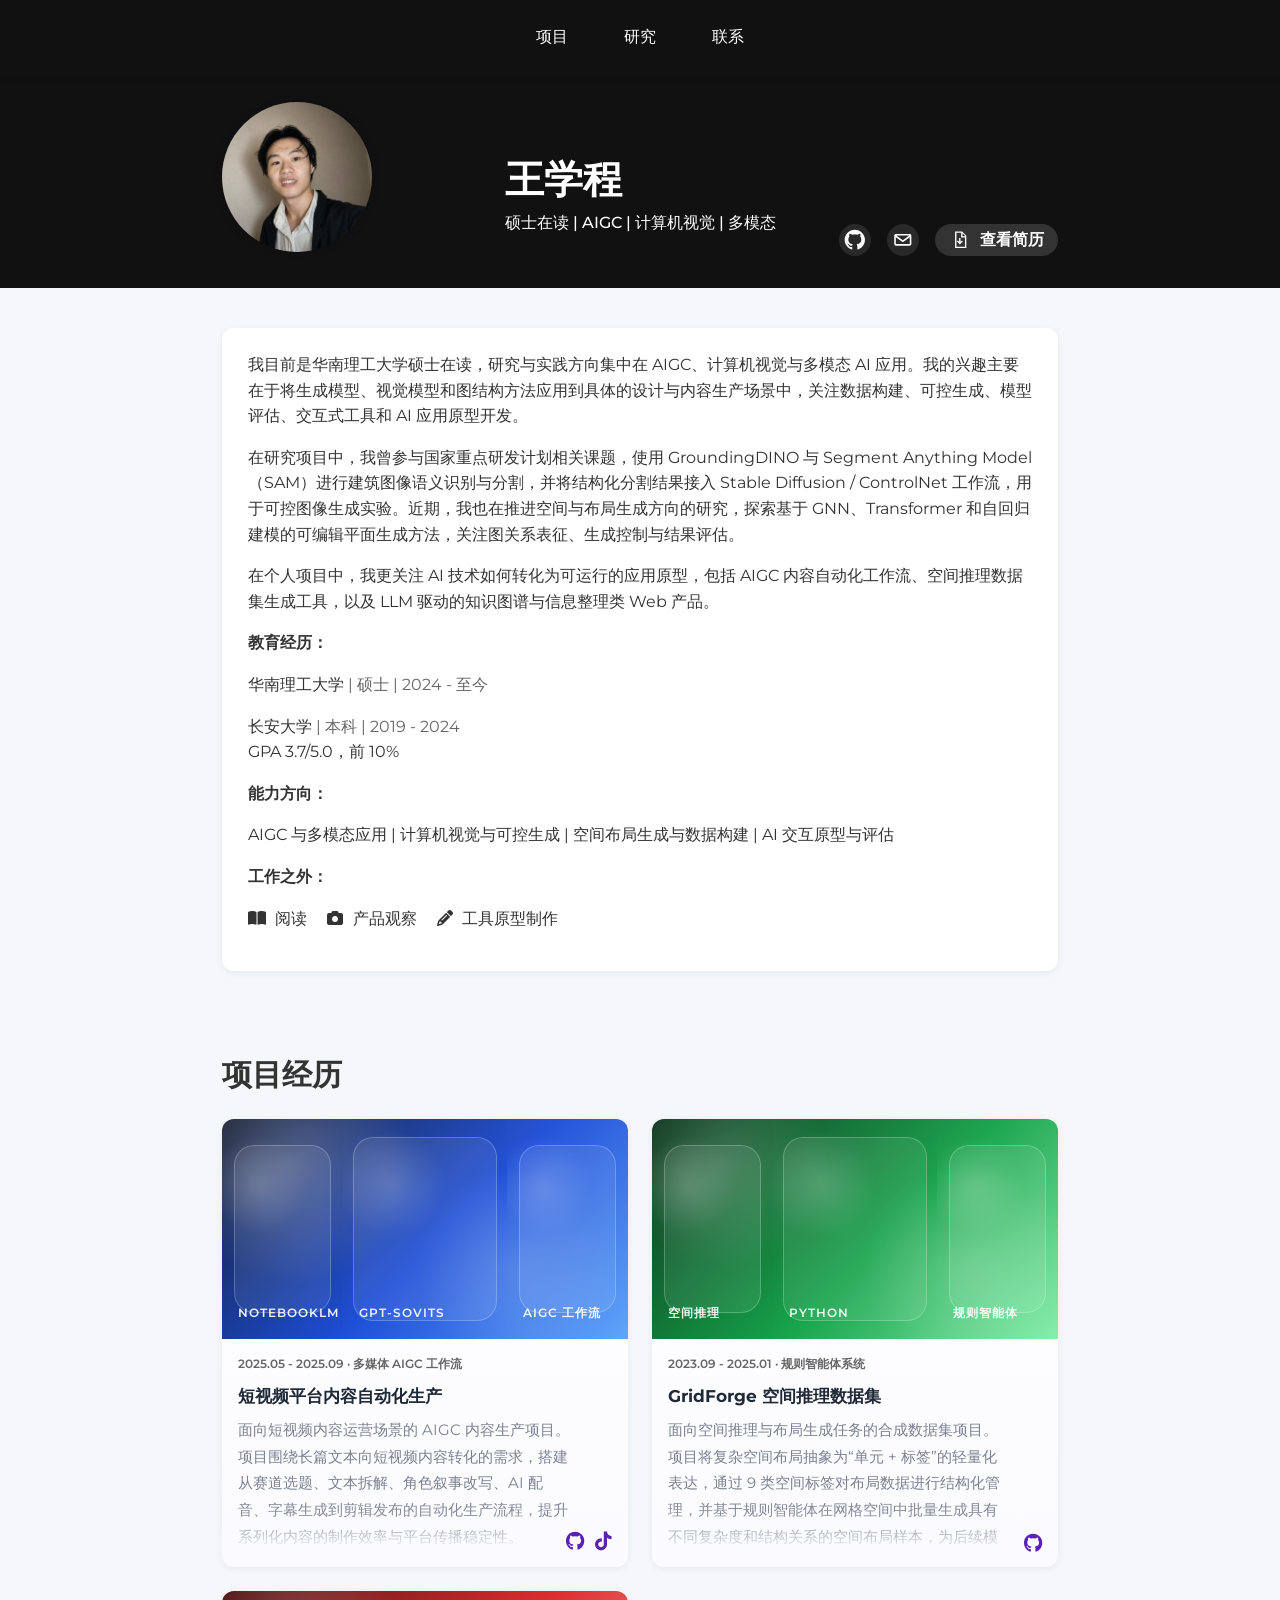
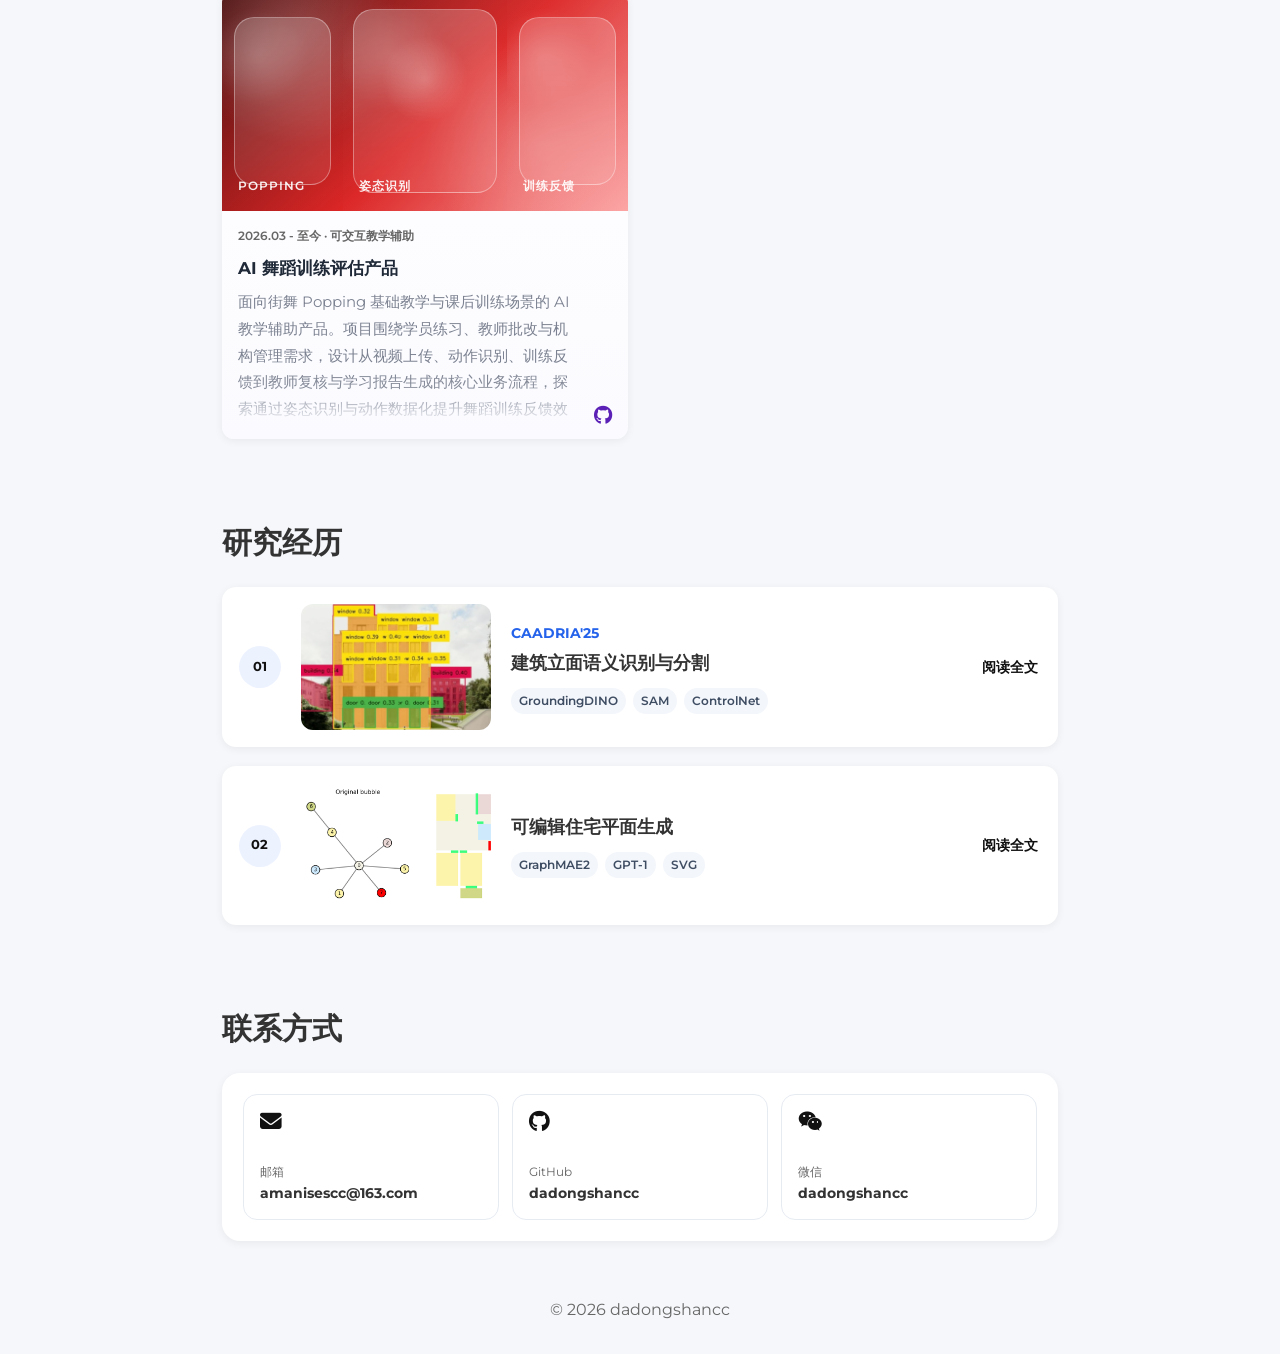
<file: index.html>
<!DOCTYPE html>
<html lang="zh-CN">
<head>
  <meta charset="UTF-8">
  <meta name="viewport" content="width=device-width, initial-scale=1.0">
  <title>王学程 | AI Portfolio</title>
  <meta name="description" content="王学程的 AIGC、计算机视觉与多模态 AI Portfolio。">
  <link rel="preconnect" href="https://fonts.googleapis.com">
  <link rel="preconnect" href="https://fonts.gstatic.com" crossorigin>
  <link href="https://fonts.googleapis.com/css2?family=Montserrat:wght@300;400;500;600;700&display=swap" rel="stylesheet">
  <link rel="stylesheet" href="https://cdnjs.cloudflare.com/ajax/libs/font-awesome/6.5.2/css/all.min.css">
  <link rel="stylesheet" href="style.css">
</head>
<body>
  <nav class="sticky-nav">
    <div class="nav-content">
      <button class="hamburger" id="hamburger" aria-label="&#25171;&#24320;&#23548;&#33322;" aria-expanded="false" aria-controls="nav-links">
        <span></span>
        <span></span>
        <span></span>
      </button>
      <div class="nav-links" id="nav-links">
        <a href="#projects">&#39033;&#30446;</a>
        <a href="#research">&#30740;&#31350;</a>
        <a href="#contact">&#32852;&#31995;</a>
      </div>
    </div>
  </nav>

  <header id="top">
    <div class="header-content">
      <div class="profile-photo-container">
        <img src="images/profile.png" alt="王学程头像" class="profile-photo">
        <div class="name-tagline">
          <h1 class="main-title">&#29579;&#23398;&#31243;</h1>
          <p>&#30805;&#22763;&#22312;&#35835; | AIGC | &#35745;&#31639;&#26426;&#35270;&#35273; | &#22810;&#27169;&#24577;</p>
        </div>
      </div>
      <div class="social-links header-actions">
        <div class="email-reveal" id="emailReveal" aria-hidden="true">
          <a href="mailto:amanisescc@163.com">amanisescc@163.com</a>
        </div>
        <div class="header-cta-row">
          <a class="social-circle" href="https://github.com/dadongshancc" target="_blank" rel="noreferrer" aria-label="GitHub">
            <svg class="header-icon" viewBox="0 0 24 24" aria-hidden="true" focusable="false">
              <path d="M12 0.75C5.8 0.75 0.75 5.8 0.75 12c0 4.98 3.23 9.2 7.7 10.69 0.56 0.1 0.77 -0.24 0.77 -0.54v-2.12c-3.13 0.68 -3.79 -1.33 -3.79 -1.33 -0.51 -1.3 -1.25 -1.65 -1.25 -1.65 -1.02 -0.7 0.08 -0.69 0.08 -0.69 1.13 0.08 1.72 1.16 1.72 1.16 1 1.71 2.63 1.22 3.27 0.93 0.1 -0.73 0.39 -1.22 0.71 -1.5 -2.5 -0.28 -5.13 -1.25 -5.13 -5.57 0 -1.23 0.44 -2.24 1.16 -3.03 -0.12 -0.28 -0.5 -1.43 0.11 -2.99 0 0 0.95 -0.3 3.1 1.16 0.9 -0.25 1.86 -0.38 2.82 -0.38s1.92 0.13 2.82 0.38c2.15 -1.46 3.09 -1.16 3.09 -1.16 0.62 1.56 0.23 2.71 0.12 2.99 0.72 0.79 1.16 1.8 1.16 3.03 0 4.33 -2.64 5.28 -5.15 5.56 0.4 0.35 0.76 1.04 0.76 2.1v3.11c0 0.3 0.2 0.65 0.78 0.54 4.46 -1.49 7.68 -5.71 7.68 -10.69C23.25 5.8 18.2 0.75 12 0.75Z"></path>
            </svg>
          </a>
          <button class="social-circle email-toggle" id="emailToggle" type="button" aria-label="&#26174;&#31034;&#37038;&#31665;" aria-expanded="false" aria-controls="emailReveal">
            <svg class="header-icon" viewBox="0 0 24 24" aria-hidden="true" focusable="false">
              <path d="M4.25 5.5h15.5c0.97 0 1.75 0.78 1.75 1.75v9.5c0 0.97 -0.78 1.75 -1.75 1.75H4.25c-0.97 0 -1.75 -0.78 -1.75 -1.75v-9.5c0 -0.97 0.78 -1.75 1.75 -1.75Zm0.57 1.75 7.18 5.13 7.18 -5.13H4.82Zm14.93 9.5V9.19l-7.31 5.23c-0.26 0.19 -0.62 0.19 -0.88 0L4.25 9.19v7.56h15.5Z"></path>
            </svg>
          </button>
          <a class="resume-button" href="chresume.pdf" target="_blank" rel="noreferrer">
            <svg class="header-icon" viewBox="0 0 24 24" aria-hidden="true" focusable="false">
              <path d="M6.75 2.75h7.1c0.46 0 0.9 0.18 1.23 0.51l3.66 3.66c0.33 0.33 0.51 0.77 0.51 1.23v13.1H6.75V2.75Zm8.25 1.91V8h3.34L15 4.66ZM8.25 4.25v15.5h9.5V9.5h-4.25V4.25h-5.25Zm4.5 5.75v4.3l1.47 -1.47 1.06 1.06L12 17.17l-3.28 -3.28 1.06 -1.06 1.47 1.47V10h1.5Z"></path>
            </svg>
            <span>&#26597;&#30475;&#31616;&#21382;</span>
          </a>
        </div>
      </div>
    </div>
  </header>

  <section id="about" class="section">
    <div class="about-container">
      <div class="about-card">
        <div class="about-content">
          <p>我目前是华南理工大学硕士在读，研究与实践方向集中在 AIGC、计算机视觉与多模态 AI 应用。我的兴趣主要在于将生成模型、视觉模型和图结构方法应用到具体的设计与内容生产场景中，关注数据构建、可控生成、模型评估、交互式工具和 AI 应用原型开发。</p>
          <p>在研究项目中，我曾参与国家重点研发计划相关课题，使用 GroundingDINO 与 Segment Anything Model（SAM）进行建筑图像语义识别与分割，并将结构化分割结果接入 Stable Diffusion / ControlNet 工作流，用于可控图像生成实验。近期，我也在推进空间与布局生成方向的研究，探索基于 GNN、Transformer 和自回归建模的可编辑平面生成方法，关注图关系表征、生成控制与结果评估。</p>
          <p>在个人项目中，我更关注 AI 技术如何转化为可运行的应用原型，包括 AIGC 内容自动化工作流、空间推理数据集生成工具，以及 LLM 驱动的知识图谱与信息整理类 Web 产品。</p>

          <p class="meta-label"><strong>&#25945;&#32946;&#32463;&#21382;&#65306;</strong></p>
          <p class="meta-value">
            <span class="meta-strong">&#21326;&#21335;&#29702;&#24037;&#22823;&#23398;</span> <span class="meta-muted">| &#30805;&#22763; | 2024 - &#33267;&#20170;</span>
          </p>
          <p class="meta-value">
            <span class="meta-strong">&#38271;&#23433;&#22823;&#23398;</span> <span class="meta-muted">| &#26412;&#31185; | 2019 - 2024</span><br>
            GPA 3.7/5.0&#65292;&#21069; 10%
          </p>

          <p class="meta-label"><strong>&#33021;&#21147;&#26041;&#21521;&#65306;</strong></p>
          <p class="meta-value">AIGC 与多模态应用 | 计算机视觉与可控生成 | 空间布局生成与数据构建 | AI 交互原型与评估</p>

          <p class="meta-label"><strong>&#24037;&#20316;&#20043;&#22806;&#65306;</strong></p>
          <p class="meta-value outside-work">
            <span><i class="fa-solid fa-book-open"></i> &#38405;&#35835;</span>
            <span><i class="fa-solid fa-camera"></i> &#20135;&#21697;&#35266;&#23519;</span>
            <span><i class="fa-solid fa-pencil"></i> &#24037;&#20855;&#21407;&#22411;&#21046;&#20316;</span>
          </p>
        </div>
      </div>
    </div>
  </section>

  <section id="projects" class="section">
    <div class="section-header">
      <h2>&#39033;&#30446;&#32463;&#21382;</h2>
    </div>
    <div class="cards-grid" id="projects-grid"></div>
  </section>

  <section id="research" class="section">
    <div class="section-header">
      <h2>&#30740;&#31350;&#32463;&#21382;</h2>
    </div>
    <div class="research-list" id="research-list"></div>
  </section>

  <section id="contact" class="section contact-section">
    <div class="section-header">
      <h2>&#32852;&#31995;&#26041;&#24335;</h2>
    </div>
    <div class="contact-panel">
      <div class="contact-grid">
        <a class="contact-card" href="mailto:amanisescc@163.com">
          <i class="fa-solid fa-envelope"></i>
          <span>邮箱</span>
          <strong>amanisescc@163.com</strong>
        </a>
        <a class="contact-card" href="https://github.com/dadongshancc" target="_blank" rel="noreferrer">
          <i class="fab fa-github"></i>
          <span>GitHub</span>
          <strong>dadongshancc</strong>
        </a>
        <div class="contact-card">
          <i class="fa-brands fa-weixin"></i>
          <span>微信</span>
          <strong>dadongshancc</strong>
        </div>
      </div>
    </div>
  </section>

  <footer>
    <p>&copy; 2026 dadongshancc</p>
  </footer>

  <div id="projectModal" class="modal" aria-hidden="true">
    <div class="modal-content" role="dialog" aria-modal="true" aria-labelledby="modalTitle">
      <div class="modal-top-actions">
        <a class="modal-icon-button modal-external-button" href="" target="_blank" rel="noreferrer" id="modalExternal" aria-label="打开完整页面">
          <i class="fa-solid fa-arrow-up-right-from-square"></i>
        </a>
        <button class="close-button" id="closeModal" aria-label="&#20851;&#38381;&#39033;&#30446;&#35814;&#24773;">&times;</button>
      </div>
      <div id="modalMediaWrapper" class="modal-media-wrapper">
        <img class="modal-image" id="modalImage" src="images/project-placeholder.svg" alt="&#39033;&#30446;&#23637;&#31034;&#22270;">
      </div>
      <h2 id="modalTitle"></h2>
      <div class="modal-description" id="modalDescription"></div>
      <div class="modal-links">
        <a href="" target="_blank" rel="noreferrer" id="modalGithub">
          <i class="fab fa-github"></i> &#26597;&#30475; GitHub
        </a>
        <a href="" target="_blank" rel="noreferrer" id="modalDouyin">
          <i class="fab fa-tiktok"></i> &#26597;&#30475;&#25238;&#38899;
        </a>
      </div>
    </div>
  </div>

  <div id="articleModal" class="modal article-modal" aria-hidden="true">
    <div class="modal-content article-modal-content" role="dialog" aria-modal="true" aria-labelledby="articleTitle">
      <button class="close-button" id="closeArticleModal" aria-label="&#20851;&#38381;&#30740;&#31350;&#25991;&#31456;">&times;</button>
      <h2 id="articleTitle"></h2>
      <div class="article-modal-body" id="articleBody"></div>
    </div>
  </div>

  <script src="script.js"></script>
</body>
</html>
</file>
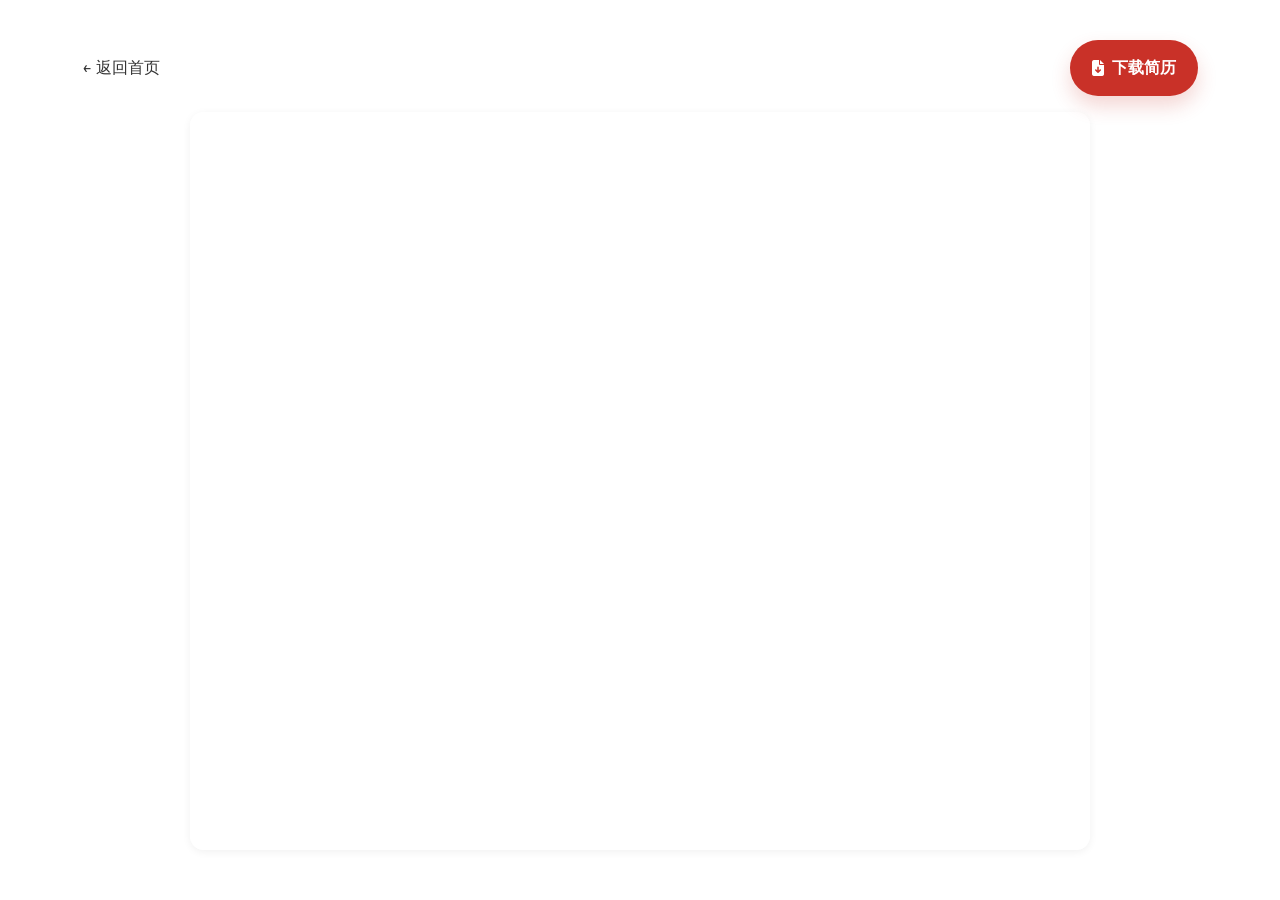
<file: resume.html>
<!DOCTYPE html>
<html lang="zh-CN">
<head>
  <meta charset="UTF-8">
  <meta name="viewport" content="width=device-width, initial-scale=1.0">
  <title>&#29579;&#23398;&#31243; | &#31616;&#21382;</title>
  <link rel="preconnect" href="https://fonts.googleapis.com">
  <link rel="preconnect" href="https://fonts.gstatic.com" crossorigin>
  <link href="https://fonts.googleapis.com/css2?family=Montserrat:wght@300;400;500;600;700&display=swap" rel="stylesheet">
  <link rel="stylesheet" href="https://cdnjs.cloudflare.com/ajax/libs/font-awesome/6.5.2/css/all.min.css">
  <link rel="stylesheet" href="style.css">
</head>
<body class="resume-page">
  <main class="resume-shell">
    <div class="resume-topbar">
      <div>
        <a class="resume-home-link" href="index.html">&#8592; &#36820;&#22238;&#39318;&#39029;</a>
      </div>
      <a class="resume-download-button" href="chresume.pdf" target="_blank" rel="noreferrer">
        <i class="fas fa-file-arrow-down"></i>
        <span>&#19979;&#36733;&#31616;&#21382;</span>
      </a>
    </div>

    <div class="resume-viewer">
      <iframe class="resume-pdf-frame" src="chresume.pdf" title="&#29579;&#23398;&#31243;&#31616;&#21382; PDF"></iframe>
    </div>
  </main>
</body>
</html>
</file>
<file: style.css>
* {
  margin: 0;
  padding: 0;
  box-sizing: border-box;
}

:root {
  --bg: #f5f7fa;
  --surface: #ffffff;
  --surface-soft: #fbfcfe;
  --text: #333333;
  --muted: #666666;
  --line: #e6ebf2;
  --shadow: 0 2px 8px rgba(0, 0, 0, 0.06);
  --shadow-strong: 0 12px 32px rgba(0, 0, 0, 0.14);
  --grad-start: #111111;
  --grad-end: #2b2b2b;
}

html {
  scroll-behavior: smooth;
}

body {
  font-family: "Montserrat", "Microsoft YaHei", "PingFang SC", sans-serif;
  line-height: 1.6;
  background: var(--bg);
  color: var(--text);
}

a {
  color: inherit;
}

section[id] {
  scroll-margin-top: 92px;
}

header {
  width: 100%;
  padding: 5rem 2rem 2rem;
  background: #111111;
  color: #ffffff;
  box-sizing: border-box;
}

.header-content {
  max-width: 900px;
  height: 176px;
  margin: 0 auto;
  padding: 0 2rem;
  position: relative;
  display: flex;
  align-items: flex-end;
  justify-content: space-between;
  gap: 1rem;
}

.profile-photo-container {
  display: flex;
  align-items: flex-end;
  gap: 1.5rem;
  height: 100%;
  flex: 0 0 auto;
  padding-bottom: 0.25rem;
}

.profile-photo {
  width: 150px;
  height: 150px;
  min-width: 150px;
  aspect-ratio: 1 / 1;
  border-radius: 50%;
  object-fit: cover;
  border: 0;
  background: transparent;
  box-shadow: 0 0 10px rgba(0, 0, 0, 0.2);
}

.name-tagline {
  display: flex;
  flex-direction: column;
  align-items: flex-start;
  position: absolute;
  left: 50%;
  bottom: 0;
  transform: translateX(-50%);
  margin-bottom: 20px;
}

.main-title {
  margin-bottom: 0.5rem;
  font-size: 2.45rem;
  font-weight: 700;
  line-height: 1.15;
  text-align: left;
}

.name-tagline p {
  font-size: 1rem;
  font-weight: 500;
}

.social-links {
  display: flex;
  gap: 1rem;
  align-items: center;
  margin-right: 0;
  flex: 0 0 auto;
}

.header-actions {
  width: fit-content;
  min-width: 0;
  margin-bottom: 0;
  position: relative;
}

.header-cta-row {
  width: auto;
  min-height: 32px;
  display: flex;
  align-items: center;
  justify-content: center;
  gap: 1rem;
}

.social-circle {
  width: 32px;
  height: 32px;
  min-width: 32px;
  display: inline-flex;
  align-items: center;
  justify-content: center;
  border: 0;
  border-radius: 50%;
  background: rgba(255, 255, 255, 0.1);
  color: #ffffff;
  font-family: inherit;
  font-size: 1.5rem;
  text-decoration: none;
  cursor: pointer;
  transition: transform 0.3s ease, background-color 0.3s ease;
}

.social-circle:hover {
  transform: translateY(-2px);
  background: rgba(255, 255, 255, 0.2);
}

.header-icon {
  width: 1.35rem;
  height: 1.35rem;
  display: block;
  flex: 0 0 auto;
  fill: currentColor;
}

.resume-button {
  min-height: 32px;
  padding: 0 0.9rem;
  display: inline-flex;
  align-items: center;
  gap: 0.55rem;
  border-radius: 999px;
  background: rgba(255, 255, 255, 0.14);
  color: #ffffff;
  font-weight: 600;
  text-decoration: none;
  white-space: nowrap;
  transition: transform 0.25s ease, background-color 0.25s ease;
}

.resume-button:hover {
  transform: translateY(-2px);
  background: rgba(255, 255, 255, 0.22);
}

.email-reveal {
  left: 0;
  right: 0;
  width: auto;
  min-width: 0;
  max-width: none;
  min-height: 34px;
  padding: 0 1.15rem;
  position: absolute;
  bottom: calc(100% + 0.5rem);
  display: flex;
  align-items: center;
  justify-content: center;
  overflow: hidden;
  border-radius: 999px;
  background: rgba(255, 255, 255, 0.14);
  opacity: 0;
  visibility: hidden;
  transform: translateY(6px);
  pointer-events: none;
  transition: opacity 0.2s ease, transform 0.2s ease, visibility 0.2s ease, background-color 0.2s ease;
}

.email-reveal.is-open {
  opacity: 1;
  visibility: visible;
  transform: translateY(0);
  pointer-events: auto;
}

.email-reveal a {
  color: #ffffff;
  font-size: 0.8rem;
  font-weight: 500;
  text-decoration: none;
  white-space: nowrap;
  text-align: center;
}

.sticky-nav {
  position: fixed;
  top: 0;
  left: 0;
  right: 0;
  background: #111111;
  padding: 1rem;
  z-index: 1000;
  box-shadow: 0 2px 10px rgba(0, 0, 0, 0.1);
}

.nav-content {
  display: flex;
  justify-content: center;
  align-items: center;
  max-width: 1200px;
  min-height: 24px;
  margin: 0 auto;
  position: relative;
}

.nav-links {
  display: flex;
  gap: 1.5rem;
}

.nav-links a {
  color: #ffffff;
  text-decoration: none;
  font-weight: 500;
  padding: 0.5rem 1rem;
  border-radius: 4px;
  transition: background-color 0.25s ease;
}

.nav-links a:hover {
  background: rgba(255, 255, 255, 0.12);
}

.hamburger {
  display: none;
  position: absolute;
  left: 1rem;
  z-index: 1001;
  background: transparent;
  border: 0;
  padding: 0.25rem;
  cursor: pointer;
}

.hamburger span {
  display: block;
  width: 25px;
  height: 3px;
  background: #ffffff;
  margin: 5px 0;
  transition: 0.3s;
  transform-origin: center;
}

.hamburger.active span:nth-child(1) {
  transform: translateY(8px) rotate(45deg);
}

.hamburger.active span:nth-child(2) {
  opacity: 0;
}

.hamburger.active span:nth-child(3) {
  transform: translateY(-8px) rotate(-45deg);
}

.section {
  max-width: 900px;
  margin: 0 auto;
  padding: 2.5rem 2rem;
}

.section-header {
  margin-bottom: 1.2rem;
}

.section h2 {
  font-size: 1.9rem;
  color: var(--text);
}

.about-container {
  background: transparent;
}

.about-card {
  background: var(--surface);
  border-radius: 12px;
  box-shadow: var(--shadow);
  padding: 1.5rem 1.6rem;
}

.about-content p {
  margin-bottom: 1rem;
}

.meta-label {
  margin-bottom: 0.3rem;
}

.meta-value {
  margin-top: 0;
  margin-bottom: 1rem;
}

.meta-strong {
  font-weight: 500;
}

.meta-muted {
  color: var(--muted);
}

.outside-work {
  display: flex;
  flex-wrap: wrap;
  gap: 1.25rem;
}

.outside-work i {
  margin-right: 0.35rem;
}

.cards-grid {
  display: grid;
  grid-template-columns: repeat(2, minmax(0, 1fr));
  gap: 1.5rem;
}

.card {
  background: var(--surface);
  border-radius: 12px;
  overflow: hidden;
  box-shadow: var(--shadow);
  cursor: pointer;
  transition: transform 0.25s ease, box-shadow 0.25s ease;
}

.card:hover {
  transform: translateY(-4px);
  box-shadow: 0 10px 26px rgba(0, 0, 0, 0.12);
}

.card-spotlight {
  padding: 0;
  background: linear-gradient(180deg, #ffffff 0%, #fbfbff 100%);
}

.spotlight-cover {
  min-height: 100%;
  display: flex;
  flex-direction: column;
}

.spotlight-cover-top {
  height: 220px;
  display: grid;
  grid-template-columns: 1fr 1.35fr 1fr;
  background:
    radial-gradient(circle at 18% 20%, rgba(255, 255, 255, 0.24), transparent 32%),
    radial-gradient(circle at 72% 68%, rgba(255, 255, 255, 0.14), transparent 30%),
    linear-gradient(135deg, #0f172a 0%, #1d4ed8 54%, #60a5fa 100%);
}

.project-theme-grid .spotlight-cover-top {
  background:
    radial-gradient(circle at 18% 20%, rgba(255, 255, 255, 0.18), transparent 28%),
    radial-gradient(circle at 78% 68%, rgba(255, 255, 255, 0.16), transparent 30%),
    linear-gradient(135deg, #052e16 0%, #16a34a 56%, #86efac 100%);
}

.project-theme-market .spotlight-cover-top {
  background:
    radial-gradient(circle at 82% 18%, rgba(255, 255, 255, 0.22), transparent 28%),
    linear-gradient(135deg, #111827 0%, #9333ea 52%, #f59e0b 100%);
}

.project-theme-dance .spotlight-cover-top {
  background:
    radial-gradient(circle at 18% 22%, rgba(255, 255, 255, 0.2), transparent 28%),
    radial-gradient(circle at 78% 70%, rgba(255, 255, 255, 0.18), transparent 32%),
    linear-gradient(135deg, #450a0a 0%, #dc2626 54%, #fca5a5 100%);
}

.project-theme-dance .spotlight-panel::after {
  border-color: rgba(255, 255, 255, 0.34);
  background:
    linear-gradient(180deg, rgba(255, 255, 255, 0.2), rgba(255, 255, 255, 0.07));
}

.project-theme-dance .panel-core::after {
  background:
    radial-gradient(circle at 50% 38%, rgba(255, 255, 255, 0.24), transparent 32%),
    linear-gradient(180deg, rgba(255, 255, 255, 0.22), rgba(255, 255, 255, 0.07));
}

.spotlight-panel {
  position: relative;
  overflow: hidden;
  display: flex;
  align-items: flex-end;
  padding: 1rem;
}

.spotlight-panel::before {
  content: "";
  position: absolute;
  inset: 0;
  background:
    radial-gradient(circle at 30% 30%, rgba(255, 255, 255, 0.18), transparent 28%),
    linear-gradient(160deg, rgba(255, 255, 255, 0.04), rgba(255, 255, 255, 0));
}

.spotlight-panel::after {
  content: "";
  position: absolute;
  inset: 12% 10%;
  border-radius: 20px;
  border: 1px solid rgba(255, 255, 255, 0.22);
  background: rgba(255, 255, 255, 0.08);
  backdrop-filter: blur(3px);
}

.spotlight-panel.panel-core::after {
  inset: 8% 6%;
}

.spotlight-panel span {
  position: relative;
  z-index: 1;
  font-size: 0.76rem;
  font-weight: 600;
  letter-spacing: 0.08em;
  text-transform: uppercase;
  color: rgba(255, 255, 255, 0.92);
}

.spotlight-cover-bottom {
  position: relative;
  padding: 0.95rem 1rem 0.9rem;
  display: block;
}

.spotlight-actions {
  position: absolute;
  right: 1rem;
  bottom: 0.9rem;
  display: inline-flex;
  align-items: center;
}

.spotlight-copy {
  min-width: 0;
  display: flex;
  flex-direction: column;
  gap: 0.55rem;
}

.spotlight-meta {
  color: var(--muted);
  font-size: 0.78rem;
  font-weight: 600;
}

.spotlight-copy h3 {
  padding: 0;
  font-size: 1.28rem;
  line-height: 1.3;
  color: #1f2937;
}

.spotlight-description {
  padding-right: 2.6rem;
  font-size: 0.96rem;
  line-height: 1.75;
  max-height: 8.85em;
  overflow: hidden;
  color: #7b8190;
  -webkit-mask-image: linear-gradient(180deg, #000 0%, #000 58%, rgba(0, 0, 0, 0.88) 76%, transparent 100%);
  mask-image: linear-gradient(180deg, #000 0%, #000 58%, rgba(0, 0, 0, 0.88) 76%, transparent 100%);
}

.visual-node {
  position: absolute;
  width: 46px;
  height: 46px;
  border: 1px solid rgba(255, 255, 255, 0.36);
  border-radius: 50%;
  background: rgba(255, 255, 255, 0.12);
  box-shadow: 0 12px 26px rgba(0, 0, 0, 0.16);
  backdrop-filter: blur(5px);
}

.node-a {
  top: 54px;
  left: 34px;
}

.node-b {
  top: 38px;
  right: 42px;
}

.node-c {
  left: 50%;
  bottom: 44px;
  transform: translateX(-50%);
}

.visual-line {
  position: absolute;
  height: 1px;
  background: rgba(255, 255, 255, 0.38);
  transform-origin: left center;
}

.line-a {
  width: 120px;
  top: 82px;
  left: 76px;
  transform: rotate(-10deg);
}

.line-b {
  width: 132px;
  top: 116px;
  left: 96px;
  transform: rotate(22deg);
}

.visual-chip-row {
  position: absolute;
  left: 0.85rem;
  right: 0.85rem;
  bottom: 0.85rem;
  display: flex;
  flex-wrap: wrap;
  gap: 0.45rem;
}

.visual-chip-row span {
  padding: 0.28rem 0.55rem;
  border: 1px solid rgba(255, 255, 255, 0.28);
  border-radius: 999px;
  background: rgba(255, 255, 255, 0.13);
  color: #ffffff;
  font-size: 0.68rem;
  font-weight: 600;
  letter-spacing: 0.03em;
}

.card h3 {
  font-size: 1.08rem;
  line-height: 1.45;
  padding: 0;
}

.card-description {
  margin-top: 0.65rem;
  font-size: 0.95rem;
  color: var(--muted);
}

.card-links {
  display: flex;
  gap: 0.6rem;
  margin-top: auto;
  padding-top: 0.95rem;
}

.card-links a {
  display: inline-flex;
  align-items: center;
  justify-content: center;
  width: 34px;
  height: 34px;
  border-radius: 50%;
  background: #edf2ff;
  color: var(--grad-start);
  text-decoration: none;
  transition: transform 0.2s ease, background-color 0.2s ease;
}

.card-links a:hover {
  transform: translateY(-2px);
  background: #e3ebff;
}

.spotlight-card-links {
  gap: 0.7rem;
  margin-top: 0;
  padding-top: 0;
}

.spotlight-card-links a {
  width: auto;
  height: auto;
  padding: 0;
  border-radius: 0;
  background: transparent;
  color: #5b21b6;
  box-shadow: none;
  font-size: 1.18rem;
}

.spotlight-card-links a:hover {
  background: transparent;
}

.research-list {
  display: flex;
  flex-direction: column;
  gap: 1.2rem;
}

.research-card {
  display: grid;
  grid-template-columns: 42px 190px 1fr auto;
  gap: 1.25rem;
  align-items: center;
  padding: 1.05rem 1.25rem 1.05rem 1.05rem;
  border-radius: 14px;
  background: var(--surface);
  box-shadow: var(--shadow);
  cursor: pointer;
  transition: transform 0.25s ease, box-shadow 0.25s ease;
}

.research-card:hover {
  transform: translateY(-3px);
  box-shadow: 0 12px 28px rgba(0, 0, 0, 0.12);
}

.research-index {
  width: 42px;
  height: 42px;
  display: inline-flex;
  align-items: center;
  justify-content: center;
  border-radius: 50%;
  background: #edf2ff;
  color: var(--grad-start);
  font-size: 0.8rem;
  font-weight: 700;
}

.research-visual {
  height: 126px;
  position: relative;
  overflow: hidden;
  border-radius: 12px;
  background:
    radial-gradient(circle at 18% 22%, rgba(255, 255, 255, 0.3), transparent 30%),
    linear-gradient(135deg, #0f172a 0%, #2563eb 54%, #8b5cf6 100%);
}

.research-cover-image {
  width: 100%;
  height: 100%;
  display: block;
  object-fit: cover;
}

.research-theme-plan .research-visual {
  background:
    linear-gradient(rgba(255, 255, 255, 0.1) 1px, transparent 1px),
    linear-gradient(90deg, rgba(255, 255, 255, 0.1) 1px, transparent 1px),
    linear-gradient(135deg, #111827 0%, #0f766e 56%, #84cc16 100%);
  background-size: 22px 22px, 22px 22px, 100% 100%;
}

.research-visual-frame {
  position: absolute;
  inset: 1.15rem 1.05rem 0.9rem;
  border: 1px solid rgba(255, 255, 255, 0.22);
  border-radius: 12px;
  background: rgba(255, 255, 255, 0.1);
  backdrop-filter: blur(3px);
}

.research-visual-grid {
  position: absolute;
  inset: 0;
  background:
    linear-gradient(rgba(255, 255, 255, 0.16) 1px, transparent 1px),
    linear-gradient(90deg, rgba(255, 255, 255, 0.16) 1px, transparent 1px);
  background-size: 20px 20px;
  opacity: 0.45;
}

.research-visual-mask {
  position: absolute;
  border-radius: 10px;
  background: rgba(255, 255, 255, 0.26);
}

.mask-a {
  width: 52px;
  height: 38px;
  left: 24px;
  top: 30px;
}

.mask-b {
  width: 66px;
  height: 24px;
  right: 20px;
  bottom: 24px;
}

.research-paper-link {
  display: inline-flex;
  width: fit-content;
  margin-bottom: 0.28rem;
  color: #2563eb;
  font-size: 0.9rem;
  font-weight: 700;
  text-decoration: none;
}

.research-paper-link:hover {
  color: #1d4ed8;
}

.research-content h3 {
  margin-bottom: 0.35rem;
  font-size: 1.12rem;
}

.research-content p {
  color: var(--muted);
}

.research-tags {
  display: flex;
  flex-wrap: wrap;
  gap: 0.45rem;
  margin-top: 0.65rem;
}

.research-tags span {
  padding: 0.18rem 0.5rem;
  border-radius: 999px;
  background: #f3f6fb;
  color: #3f4d63;
  font-size: 0.76rem;
  font-weight: 600;
}

.research-read-more {
  color: var(--grad-start);
  font-size: 0.88rem;
  font-weight: 700;
  white-space: nowrap;
}

.contact-section {
  padding-bottom: 2rem;
}

.contact-panel {
  padding: 1.3rem;
  border-radius: 18px;
  background: var(--surface);
  box-shadow: var(--shadow);
}

.contact-grid {
  display: grid;
  grid-template-columns: repeat(3, minmax(0, 1fr));
  gap: 0.8rem;
}

.contact-card {
  min-height: 126px;
  padding: 1rem;
  display: flex;
  flex-direction: column;
  justify-content: space-between;
  border: 1px solid var(--line);
  border-radius: 14px;
  background: rgba(255, 255, 255, 0.72);
  text-decoration: none;
  color: var(--text);
  transition: transform 0.25s ease, border-color 0.25s ease, box-shadow 0.25s ease;
}

.contact-card:hover {
  transform: translateY(-3px);
  border-color: rgba(37, 117, 252, 0.35);
  box-shadow: 0 10px 24px rgba(37, 117, 252, 0.12);
}

.contact-card i {
  color: var(--grad-start);
  font-size: 1.35rem;
}

.contact-card span {
  margin-top: auto;
  color: var(--muted);
  font-size: 0.78rem;
}

.contact-card strong {
  margin-top: 0.15rem;
  font-size: 0.86rem;
  line-height: 1.35;
  word-break: break-word;
}

footer {
  text-align: center;
  padding: 1.5rem 1rem 2rem;
  color: var(--muted);
}

.resume-page {
  min-height: 100vh;
  background: #ffffff;
  color: var(--text);
}

.resume-shell {
  max-width: 1180px;
  margin: 0 auto;
  padding: 2.5rem 2rem 2rem;
}

.resume-topbar {
  display: flex;
  justify-content: space-between;
  align-items: center;
  gap: 1rem;
  margin-bottom: 1rem;
}

.resume-download-button {
  display: inline-flex;
  align-items: center;
  gap: 0.55rem;
  padding: 0.95rem 1.35rem;
  border-radius: 999px;
  background: #c93128;
  color: #ffffff;
  text-decoration: none;
  font-weight: 600;
  box-shadow: 0 10px 20px rgba(201, 49, 40, 0.2);
}

.resume-viewer {
  max-width: 900px;
  margin: 0 auto;
  background: #ffffff;
  border-radius: 14px;
  overflow: hidden;
  box-shadow: var(--shadow);
}

.resume-pdf-frame {
  width: 100%;
  height: min(82vh, 1120px);
  display: block;
  border: 0;
  background: #ffffff;
}

.resume-back {
  margin-top: 1rem;
}

.resume-home-link {
  color: var(--text);
  text-decoration: none;
  font-weight: 500;
}

.resume-home-link:hover {
  color: var(--grad-start);
}

.resume-back a {
  color: var(--text);
  text-decoration: none;
}

.resume-back a:hover {
  color: var(--grad-start);
}

.modal {
  display: none;
  position: fixed;
  inset: 0;
  background: rgba(0, 0, 0, 0.55);
  z-index: 2000;
  padding: 0.85rem;
  overflow: hidden;
}

.modal.is-open {
  display: block;
}

.modal-content {
    max-width: 760px;
    max-height: calc(100vh - 1.7rem);
    margin: 0 auto;
  background: var(--surface);
  border-radius: 16px;
  padding: 0.8rem 0.85rem 0.9rem;
  position: relative;
  box-shadow: var(--shadow-strong);
  overflow: hidden;
}

.modal-top-actions {
  position: absolute;
  top: 0.8rem;
  right: 0.8rem;
  z-index: 5;
  display: flex;
  gap: 0.45rem;
}

.modal-icon-button,
.close-button {
  width: 38px;
  height: 38px;
  border: 0;
  border-radius: 50%;
  background: rgba(0, 0, 0, 0.06);
  color: var(--text);
  display: inline-flex;
  align-items: center;
  justify-content: center;
  text-decoration: none;
  font-size: 1.5rem;
  cursor: pointer;
}

.modal-icon-button {
  font-size: 1rem;
}

.modal-icon-button:hover,
.close-button:hover {
  background: rgba(0, 0, 0, 0.1);
}

.modal-media-wrapper {
  margin-bottom: 0.9rem;
}

.modal-live-stage {
  height: 392px;
  position: relative;
  overflow: hidden;
  border: 1px solid #e6ebf2;
  border-radius: 14px;
  background: #f8fafc;
}

.modal-stage-iframe {
  width: 100%;
  height: 100%;
  border: 0;
  display: block;
  background: #ffffff;
}

.modal-image-stage {
  display: grid;
  place-items: center;
  padding: 1rem;
  background:
    radial-gradient(circle at 48% 46%, rgba(0, 0, 0, 0.05), transparent 34%),
    #ffffff;
}

.modal-stage-image {
  width: 100%;
  height: 100%;
  object-fit: contain;
  display: block;
  border-radius: 10px;
  background: #ffffff;
}

.modal-placeholder-stage {
  display: grid;
  grid-template-columns: 1.85fr 0.95fr;
  gap: 1rem;
  padding: 0.85rem;
  background: #ffffff;
}

.modal-placeholder-main,
.modal-placeholder-side {
  position: relative;
  overflow: hidden;
  border: 1px solid #eceef3;
  border-radius: 18px;
  background: #fbfbfc;
}

.modal-placeholder-main {
  background:
    radial-gradient(circle at 50% 45%, rgba(0, 0, 0, 0.05), transparent 30%),
    #fbfbfc;
}

.project-theme-grid .modal-placeholder-main {
  background:
    linear-gradient(rgba(0, 0, 0, 0.035) 1px, transparent 1px),
    linear-gradient(90deg, rgba(0, 0, 0, 0.035) 1px, transparent 1px),
    #fbfbfc;
  background-size: 26px 26px;
}

.project-theme-market .modal-placeholder-main {
  background:
    radial-gradient(circle at 70% 30%, rgba(0, 0, 0, 0.05), transparent 24%),
    radial-gradient(circle at 30% 70%, rgba(0, 0, 0, 0.045), transparent 28%),
    #fbfbfc;
}

.modal-placeholder-main .node-a {
  top: 32%;
  left: 22%;
}

.modal-placeholder-main .node-b {
  top: 24%;
  right: 22%;
}

.modal-placeholder-main .node-c {
  bottom: 28%;
}

.modal-placeholder-main .line-a {
  top: 40%;
  left: 29%;
  width: 42%;
}

.modal-placeholder-main .line-b {
  top: 56%;
  left: 36%;
  width: 34%;
}

.modal-placeholder-side {
  padding: 1.35rem;
  display: flex;
  flex-direction: column;
  justify-content: space-between;
}

.modal-placeholder-side p {
  color: var(--muted);
  font-size: 0.85rem;
  font-weight: 700;
}

.modal-placeholder-side h3 {
  color: #111111;
  font-size: 1.5rem;
  line-height: 1.25;
}

.modal-placeholder-side .visual-chip-row {
  position: static;
}

.modal-placeholder-side .visual-chip-row span {
  border-color: #e6ebf2;
  background: #f3f6fb;
  color: #3f4d63;
}

.modal-image,
.modal-video {
  width: 100%;
  max-height: 430px;
  object-fit: cover;
  border-radius: 12px;
  background: #eef3f8;
}

.modal-content h2 {
    margin-bottom: 0.45rem;
    padding-right: 3rem;
    font-size: 1.34rem;
  }

.modal-description {
    color: var(--muted);
    line-height: 1.6;
    font-size: 0.9rem;
  }

.modal-description p + p {
    margin-top: 0.55rem;
  }

.modal-links {
  display: flex;
  flex-wrap: wrap;
  gap: 0.8rem;
  margin-top: 1rem;
}

.modal-links a {
  display: inline-flex;
  align-items: center;
  gap: 0.45rem;
  padding: 0.7rem 1rem;
  border-radius: 999px;
  background: #edf2ff;
  color: var(--grad-start);
  text-decoration: none;
  font-weight: 500;
}

.modal-links a:hover {
  background: #e3ebff;
}

.modal-links a.is-disabled {
  background: #f2f4f8;
  color: #9aa4b2;
  pointer-events: none;
}

.article-modal-content {
  width: min(920px, calc(100vw - 2rem));
  height: min(86vh, 820px);
  max-width: 920px;
  padding: 1.8rem 2rem 2rem;
  display: flex;
  flex-direction: column;
}

.article-modal-content > .close-button {
  position: absolute;
  top: 1rem;
  right: 1rem;
  z-index: 5;
}

.article-modal-content h2 {
  margin-bottom: 1.15rem;
  padding-right: 3rem;
  font-size: 1.55rem;
}

.article-modal-body {
  flex: 1;
  min-height: 0;
  padding-right: 0.55rem;
  overflow-y: auto;
  color: var(--text);
  line-height: 1.78;
  scrollbar-width: thin;
  scrollbar-color: rgba(0, 0, 0, 0.24) transparent;
}

.article-scroll-text {
  font-size: 0.98rem;
  line-height: 1.78;
}

.article-rich-text {
  max-width: 100%;
}

.article-rich-text p,
.article-rich-text ul,
.article-rich-text blockquote,
.article-rich-text pre,
.article-rich-text figure {
  margin: 0;
}

.article-lead {
  margin-bottom: 1.35rem;
  padding: 1rem 1.1rem;
  border-radius: 14px;
  background: #f6f7f8;
}

.article-lead strong,
.article-lead em {
  display: block;
}

.article-lead strong {
  margin-bottom: 0.25rem;
  font-size: 1.05rem;
}

.article-lead em {
  color: var(--muted);
  font-style: italic;
}

.article-section-title {
  margin: 1.65rem 0 0.75rem;
  font-size: 1.18rem;
  line-height: 1.78;
}

.article-quote {
  margin: 1.1rem 0;
  padding: 0.9rem 1rem;
  border-left: 4px solid #111111;
  border-radius: 0 12px 12px 0;
  background: #f7f7f5;
  font-weight: 600;
}

.article-note-label {
  margin: 1rem 0 0.35rem;
  color: var(--muted);
  font-size: 0.78rem;
  font-weight: 700;
  letter-spacing: 0.08em;
  text-transform: uppercase;
}

.article-list {
  margin: 0.85rem 0 1rem 1.15rem;
  padding: 0;
}

.article-list li + li {
  margin-top: 0.42rem;
}

.article-code {
  margin: 1rem 0;
  padding: 1rem 1.1rem;
  overflow-x: auto;
  border-radius: 14px;
  background: #111111;
  color: #f7f7f7;
  font-size: 0.86rem;
  line-height: 1.78;
}

.article-code code {
  font-family: Consolas, "Courier New", monospace;
}

.article-modal-body::-webkit-scrollbar {
  width: 8px;
}

.article-modal-body::-webkit-scrollbar-track {
  background: transparent;
}

.article-modal-body::-webkit-scrollbar-thumb {
  border-radius: 999px;
  background: rgba(0, 0, 0, 0.22);
}

.article-hero-image {
  width: 60%;
  min-width: 280px;
  margin: 0.65rem auto 1.1rem;
  overflow: hidden;
  border-radius: 16px;
  background: #f4f5f7;
  border: 1px solid rgba(0, 0, 0, 0.06);
}

.article-rich-text .article-hero-image {
  margin: 0.65rem auto 1.1rem;
}

.article-hero-image img {
  width: 100%;
  height: auto;
  display: block;
  object-fit: contain;
}

.article-hero-image figcaption {
  padding: 0.65rem 0.85rem 0.75rem;
  color: var(--text);
  font-size: 0.8rem;
  font-weight: 600;
  line-height: 1.78;
  text-align: center;
}

.article-table-figure {
  width: 80%;
  min-width: 520px;
  margin: 0.65rem auto 1.1rem;
  overflow: hidden;
  border-radius: 16px;
  background: #ffffff;
  border: 1px solid rgba(0, 0, 0, 0.08);
}

.article-rich-text .article-table-figure {
  margin: 0.65rem auto 1.1rem;
}

.article-table-scroll {
  overflow-x: auto;
}

.article-comparison-table {
  width: 100%;
  border-collapse: collapse;
  font-size: 0.72rem;
  line-height: 1.45;
}

.article-comparison-table th,
.article-comparison-table td {
  padding: 0.6rem 0.55rem;
  border: 1px solid rgba(0, 0, 0, 0.08);
  text-align: center;
  vertical-align: middle;
}

.article-comparison-table th {
  background: #f4f5f6;
  color: var(--text);
  font-weight: 700;
}

.article-comparison-table tbody tr:last-child td {
  font-weight: 700;
}

.article-table-figure figcaption {
  padding: 0.65rem 0.85rem 0.75rem;
  color: var(--text);
  font-size: 0.8rem;
  font-weight: 600;
  line-height: 1.78;
  text-align: center;
}

.article-placeholder-box {
  min-height: 150px;
  display: flex;
  align-items: center;
  justify-content: center;
  padding: 1.25rem;
  background:
    linear-gradient(135deg, rgba(17, 17, 17, 0.06), rgba(17, 17, 17, 0.02)),
    #f5f5f3;
  color: var(--muted);
  text-align: center;
  font-weight: 600;
}

.article-scroll-text p + p {
  margin-top: 0.9rem;
}

.article-scroll-text p + .article-hero-image {
  margin-top: 0.55rem;
}

@media screen and (max-width: 900px) {
  .section,
  .header-content {
    padding-left: 1rem;
    padding-right: 1rem;
  }

  .contact-grid {
    grid-template-columns: repeat(2, minmax(0, 1fr));
  }

  .modal-live-stage {
    height: 348px;
  }

}

@media screen and (min-width: 769px) and (max-width: 980px) {
  .header-cta-row {
    gap: 0.75rem;
  }

  .social-circle {
    width: 38px;
    height: 38px;
    min-width: 38px;
  }

  .resume-button {
    min-height: 38px;
    padding: 0 0.8rem;
  }

  .header-icon {
    width: 1.55rem;
    height: 1.55rem;
  }
}

@media screen and (max-width: 768px) {
  header {
    padding: 5rem 2rem 2rem;
  }

  .header-content {
    display: flex;
    flex-direction: column;
    align-items: center;
    height: auto;
    padding: 2rem 1rem;
    gap: 1.5rem;
    text-align: center;
  }

  .profile-photo-container {
    flex-direction: column;
    align-items: center;
    gap: 1rem;
    height: auto;
  }

  .profile-photo {
    width: 150px;
    height: 150px;
    min-width: 150px;
    margin: 0 auto;
  }

  .name-tagline {
    position: static;
    transform: none;
    margin-bottom: 0;
    align-items: center;
    text-align: center;
  }

  .main-title {
    font-size: 2rem;
    text-align: center;
  }

  .modal {
    overflow-y: auto;
  }

  .modal-content {
    max-height: none;
    overflow: visible;
  }

  .modal-content h2 {
    font-size: 1.18rem;
    line-height: 1.35;
  }

  .modal-description {
    font-size: 0.82rem;
    line-height: 1.55;
  }

  .header-actions {
    width: auto;
    margin-bottom: 0;
    flex-direction: column;
    align-items: center;
    justify-content: center;
  }

  .header-cta-row {
    width: auto;
    min-height: 46px;
    justify-content: center;
  }

  .social-circle {
    width: 46px;
    height: 46px;
    min-width: 46px;
  }

  .header-icon {
    width: 1.75rem;
    height: 1.75rem;
  }

  .resume-button {
    flex: 0 0 auto;
    justify-content: center;
    min-height: 46px;
    padding: 0 0.95rem;
  }

  .email-reveal {
    display: none;
    position: static;
    width: min(320px, calc(100vw - 2rem));
    min-width: 0;
    max-width: calc(100vw - 2rem);
    min-height: 42px;
    margin-bottom: 0.35rem;
    opacity: 0;
    visibility: hidden;
    transform: translateY(6px);
  }

  .email-reveal.is-open {
    display: flex;
    opacity: 1;
    visibility: visible;
    transform: translateY(0);
  }

  .hamburger {
    display: block;
    top: 50%;
    transform: translateY(-50%);
  }

  .nav-content {
    padding: 0 3rem;
  }

  .nav-links {
    display: none;
    position: absolute;
    top: calc(100% + 0.75rem);
    left: 0;
    right: 0;
    background: #111111;
    flex-direction: column;
    gap: 0;
    border-radius: 10px;
    box-shadow: var(--shadow-strong);
    overflow: hidden;
  }

  .nav-links.active {
    display: flex;
  }

  .nav-links a {
    padding: 0.95rem 1rem;
    border-radius: 0;
  }

  .cards-grid {
    grid-template-columns: 1fr;
  }

  .research-card {
    grid-template-columns: 1fr;
    align-items: start;
  }

  .research-read-more {
    justify-self: start;
  }

  .contact-grid {
    grid-template-columns: 1fr;
  }

  .modal-live-stage {
    height: 430px;
  }

  .article-modal-content {
    padding: 1.25rem;
  }

  .article-modal-body {
    overflow-y: auto;
    padding-right: 0.35rem;
  }

  .article-hero-image {
    width: 100%;
    min-width: 0;
  }

  .article-table-figure {
    width: 100%;
    min-width: 0;
  }

  .modal {
    padding: 1rem 0.5rem;
  }

  .modal-content {
      padding: 0.8rem;
    }

  .resume-shell {
    padding: 1.5rem 0.75rem;
  }

  .resume-topbar {
    flex-direction: column;
    align-items: flex-start;
  }

  .resume-topbar h1 {
    font-size: 2.6rem;
  }

  .resume-viewer {
    border-radius: 10px;
  }
}
</file>
